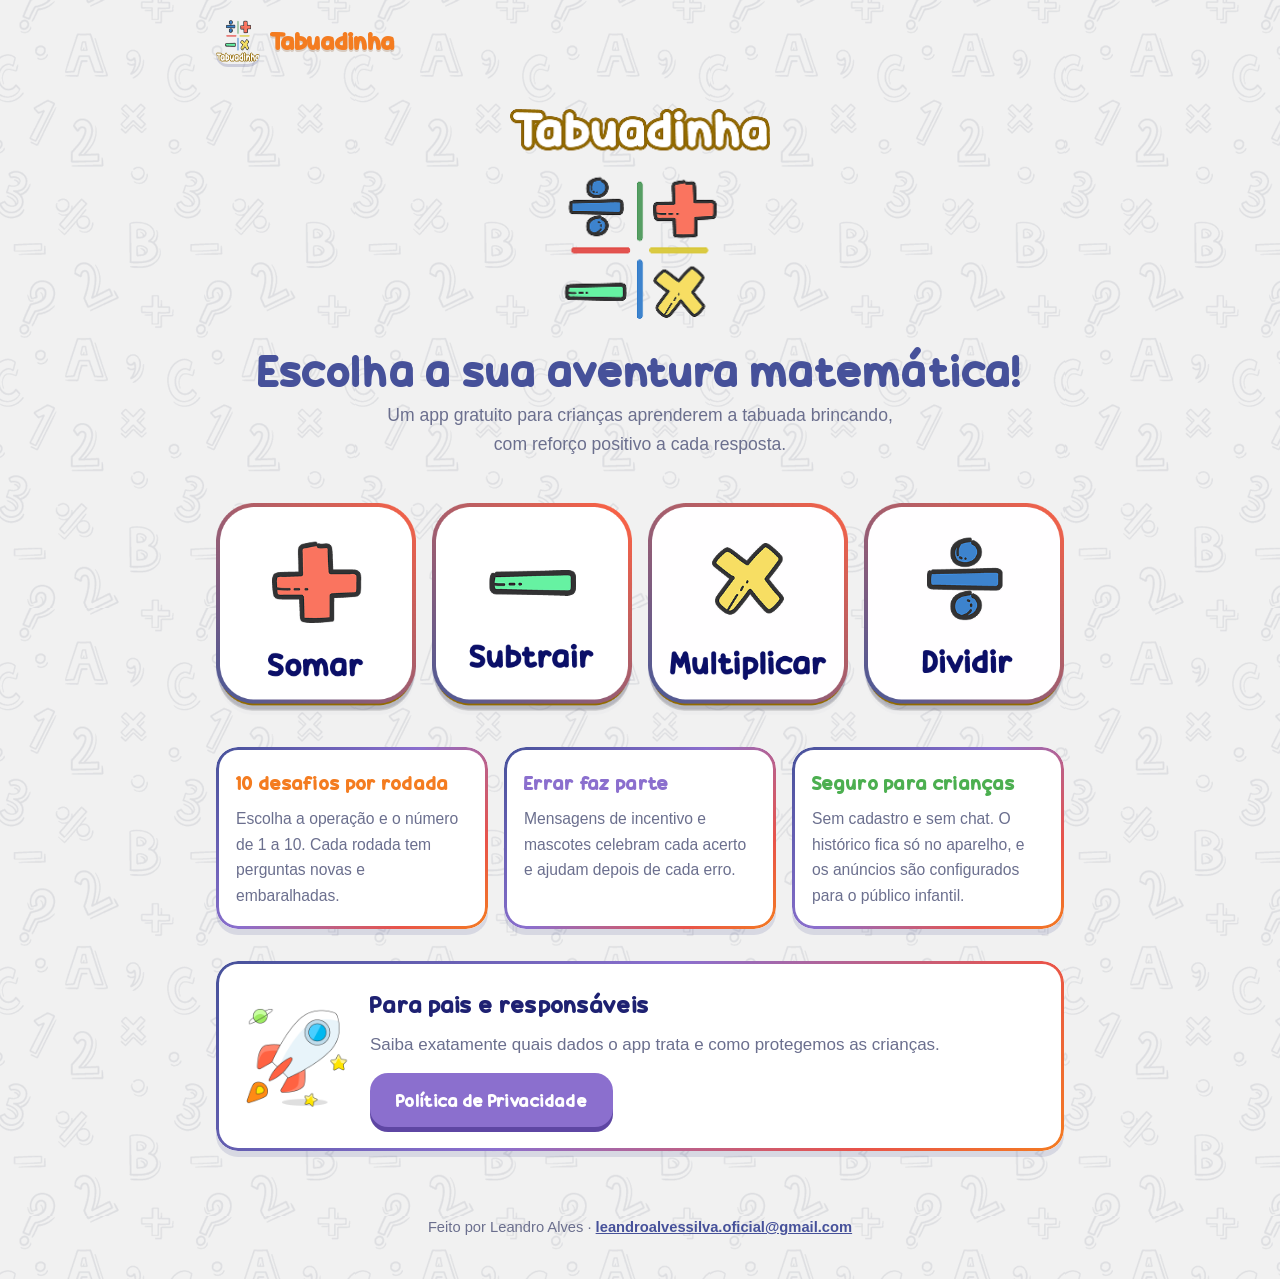
<file: index.html>
<!doctype html>
<html lang="pt-BR">
<head>
  <meta charset="utf-8">
  <meta name="viewport" content="width=device-width, initial-scale=1">
  <title>Tabuadinha — aprenda tabuada brincando</title>
  <meta name="description" content="Tabuadinha: app gratuito para crianças aprenderem soma, subtração, multiplicação e divisão brincando.">
  <meta name="theme-color" content="#F47C20">
  <link rel="icon" href="assets/icon.png">
  <link rel="apple-touch-icon" href="assets/icon.png">
  <link rel="preload" href="assets/candy-beans.otf" as="font" type="font/otf" crossorigin>
  <link rel="stylesheet" href="assets/style.css">
</head>
<body>
  <div class="wrap">
    <header class="topbar">
      <a class="brand" href="./"><img src="assets/icon.png" alt=""><span>Tabuadinha</span></a>
    </header>

    <main>
      <section class="hero">
        <img class="logo" src="assets/logo.png" alt="Tabuadinha">
        <h1>Escolha a sua aventura matemática!</h1>
        <p>Um app gratuito para crianças aprenderem a tabuada brincando, com reforço positivo a cada resposta.</p>
      </section>

      <section class="ops" aria-label="Operações">
        <img src="assets/op-sum.png" alt="Somar">
        <img src="assets/op-sub.png" alt="Subtrair">
        <img src="assets/op-mul.png" alt="Multiplicar">
        <img src="assets/op-div.png" alt="Dividir">
      </section>

      <section class="features">
        <div class="card">
          <h3>10 desafios por rodada</h3>
          <p>Escolha a operação e o número de 1 a 10. Cada rodada tem perguntas novas e embaralhadas.</p>
        </div>
        <div class="card">
          <h3>Errar faz parte</h3>
          <p>Mensagens de incentivo e mascotes celebram cada acerto e ajudam depois de cada erro.</p>
        </div>
        <div class="card">
          <h3>Seguro para crianças</h3>
          <p>Sem cadastro e sem chat. O histórico fica só no aparelho, e os anúncios são configurados para o público infantil.</p>
        </div>
      </section>

      <section class="card cta">
        <img src="assets/mascot-rocket.png" alt="">
        <div>
          <h2>Para pais e responsáveis</h2>
          <p>Saiba exatamente quais dados o app trata e como protegemos as crianças.</p>
          <a class="btn purple" href="tabuadinha/privacidade.html">Política de Privacidade</a>
        </div>
      </section>
    </main>

    <footer>
      Feito por Leandro Alves · <a href="mailto:leandroalvessilva.oficial@gmail.com">leandroalvessilva.oficial@gmail.com</a>
    </footer>
  </div>
</body>
</html>
</file>
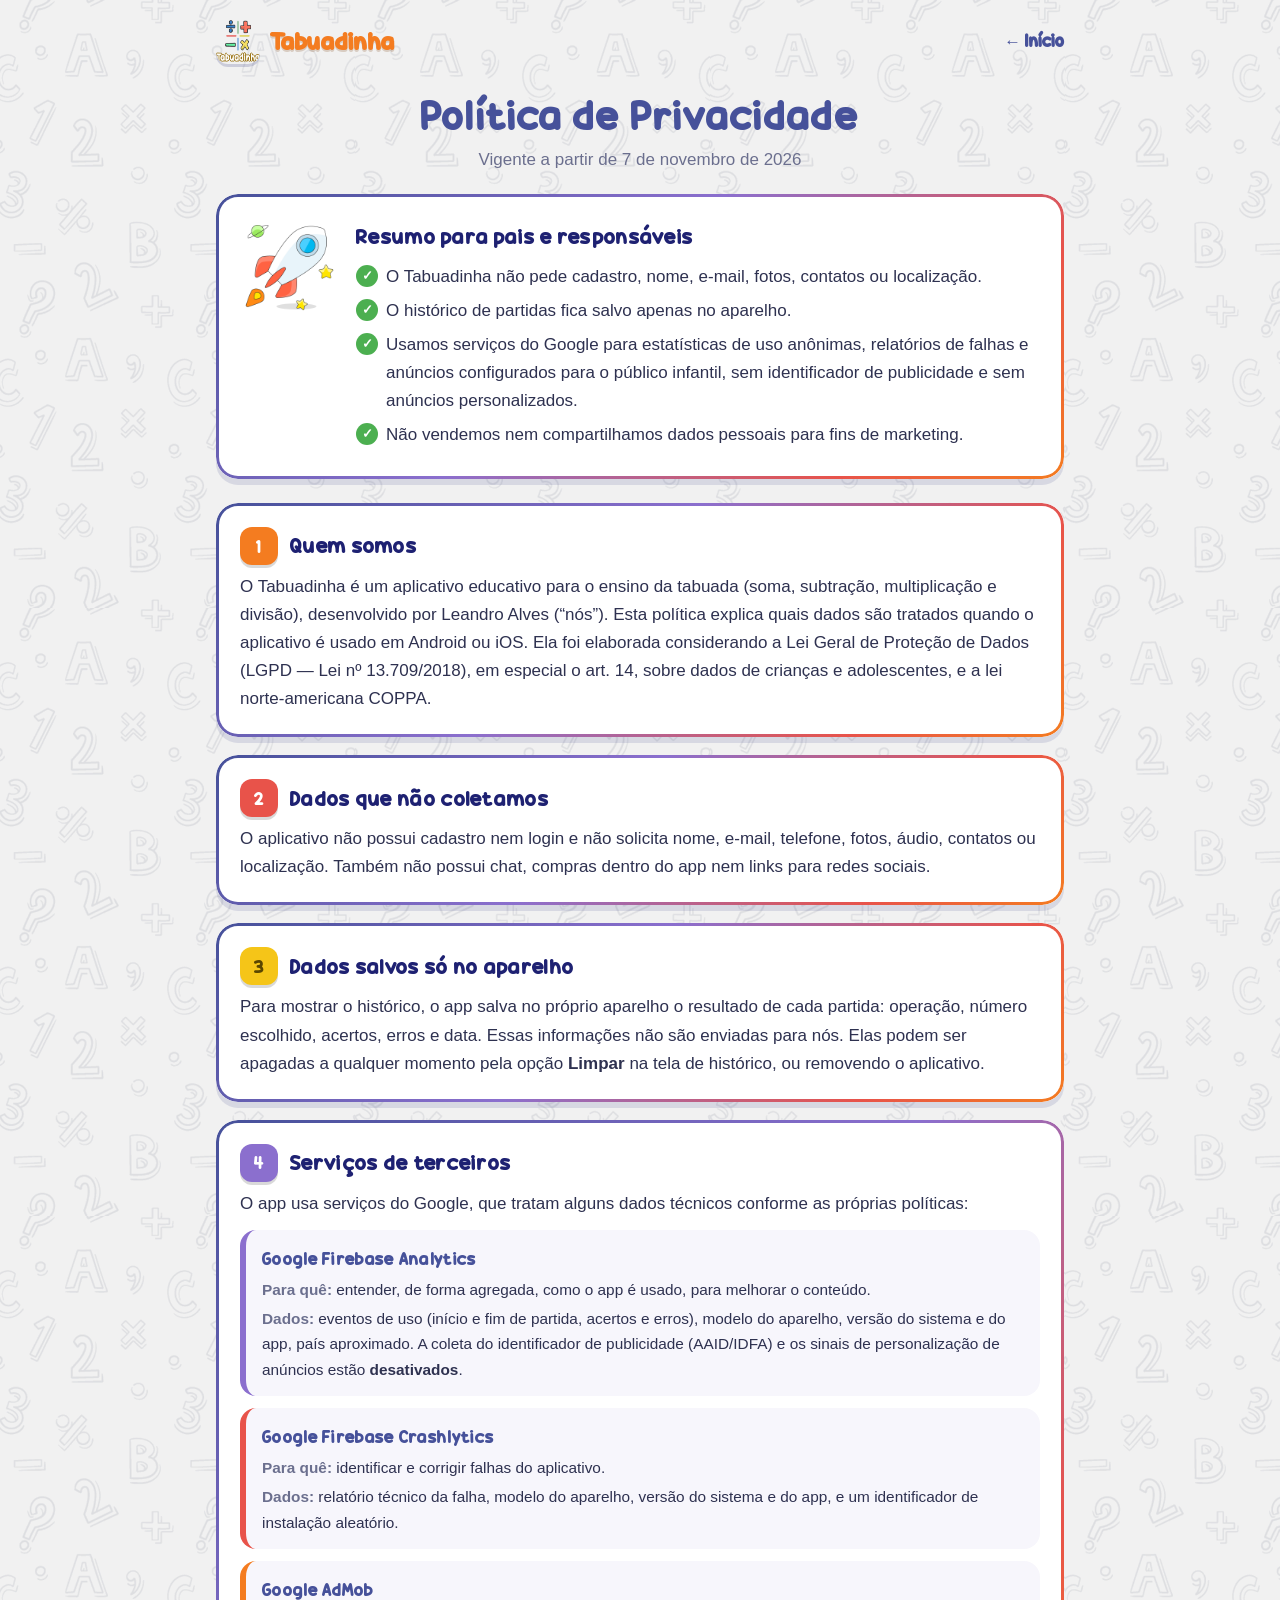
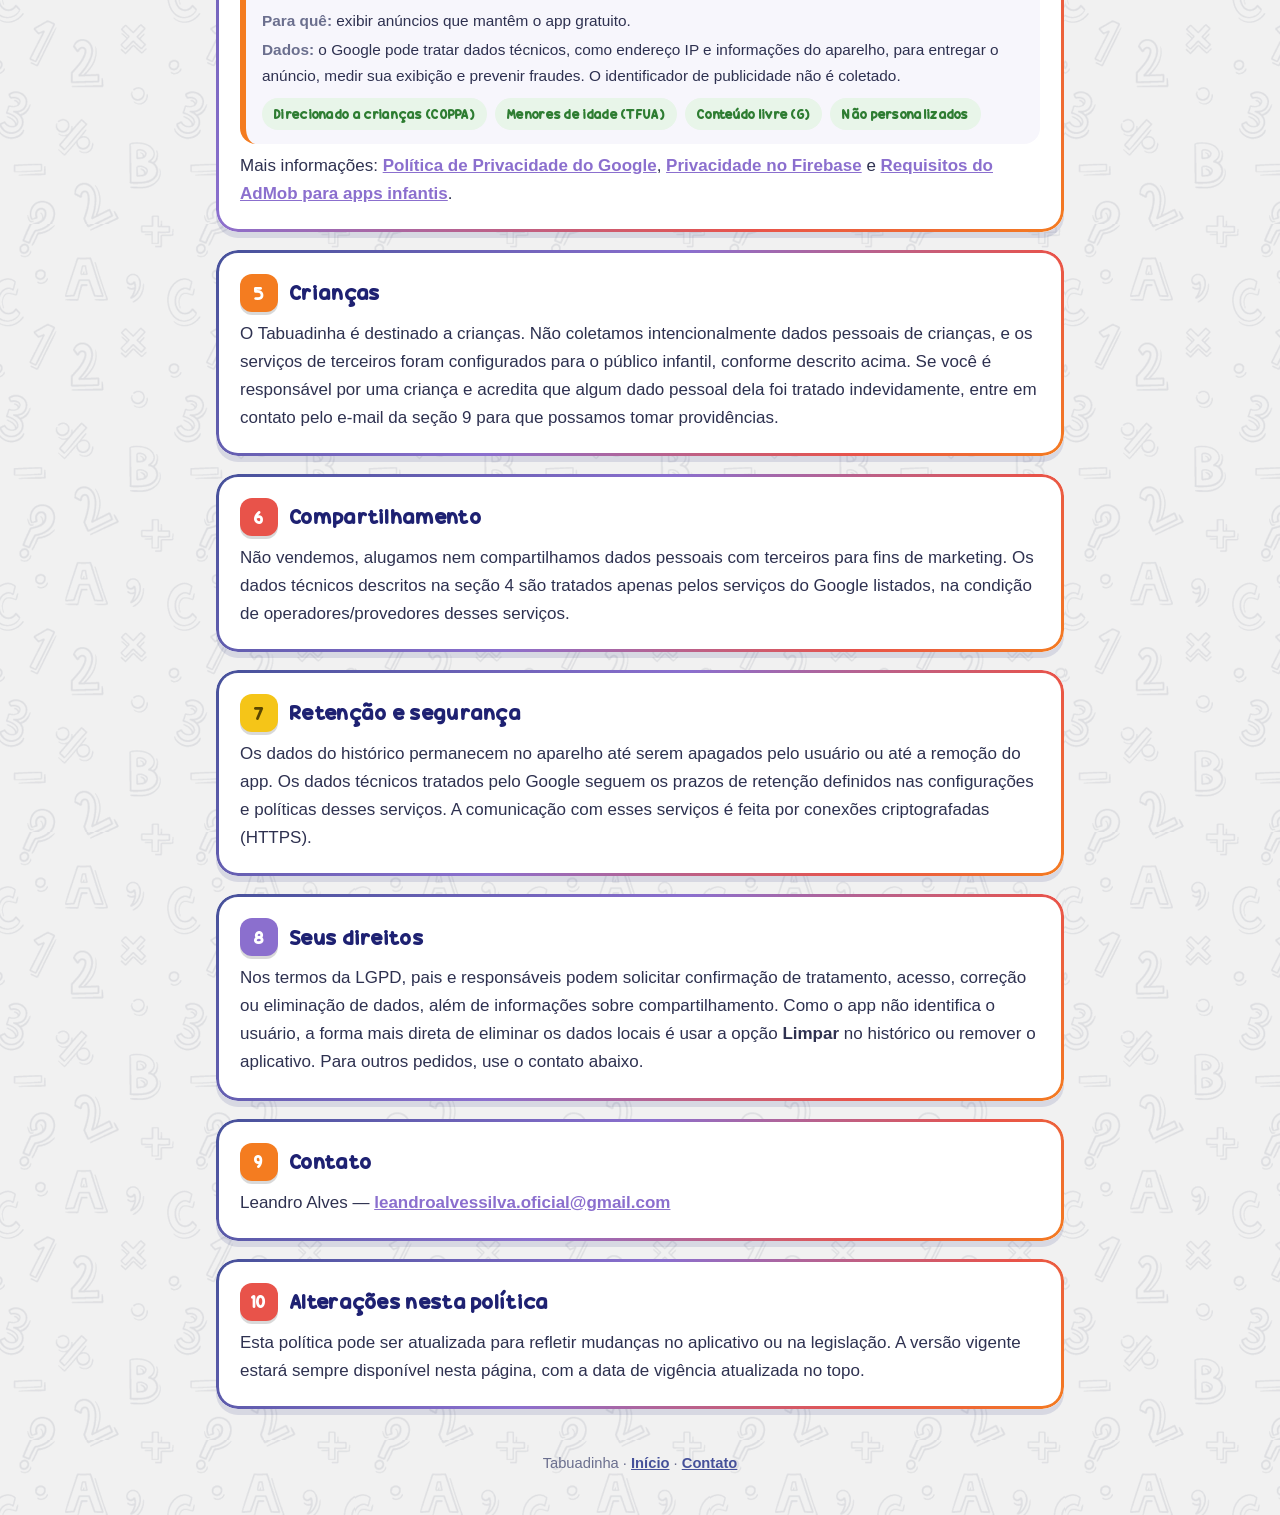
<file: tabuadinha/index.html>
<!doctype html>
<meta charset="utf-8">
<meta http-equiv="refresh" content="0; url=privacidade.html">
<link rel="canonical" href="privacidade.html">
<a href="privacidade.html">Política de Privacidade — Tabuadinha</a>
</file>
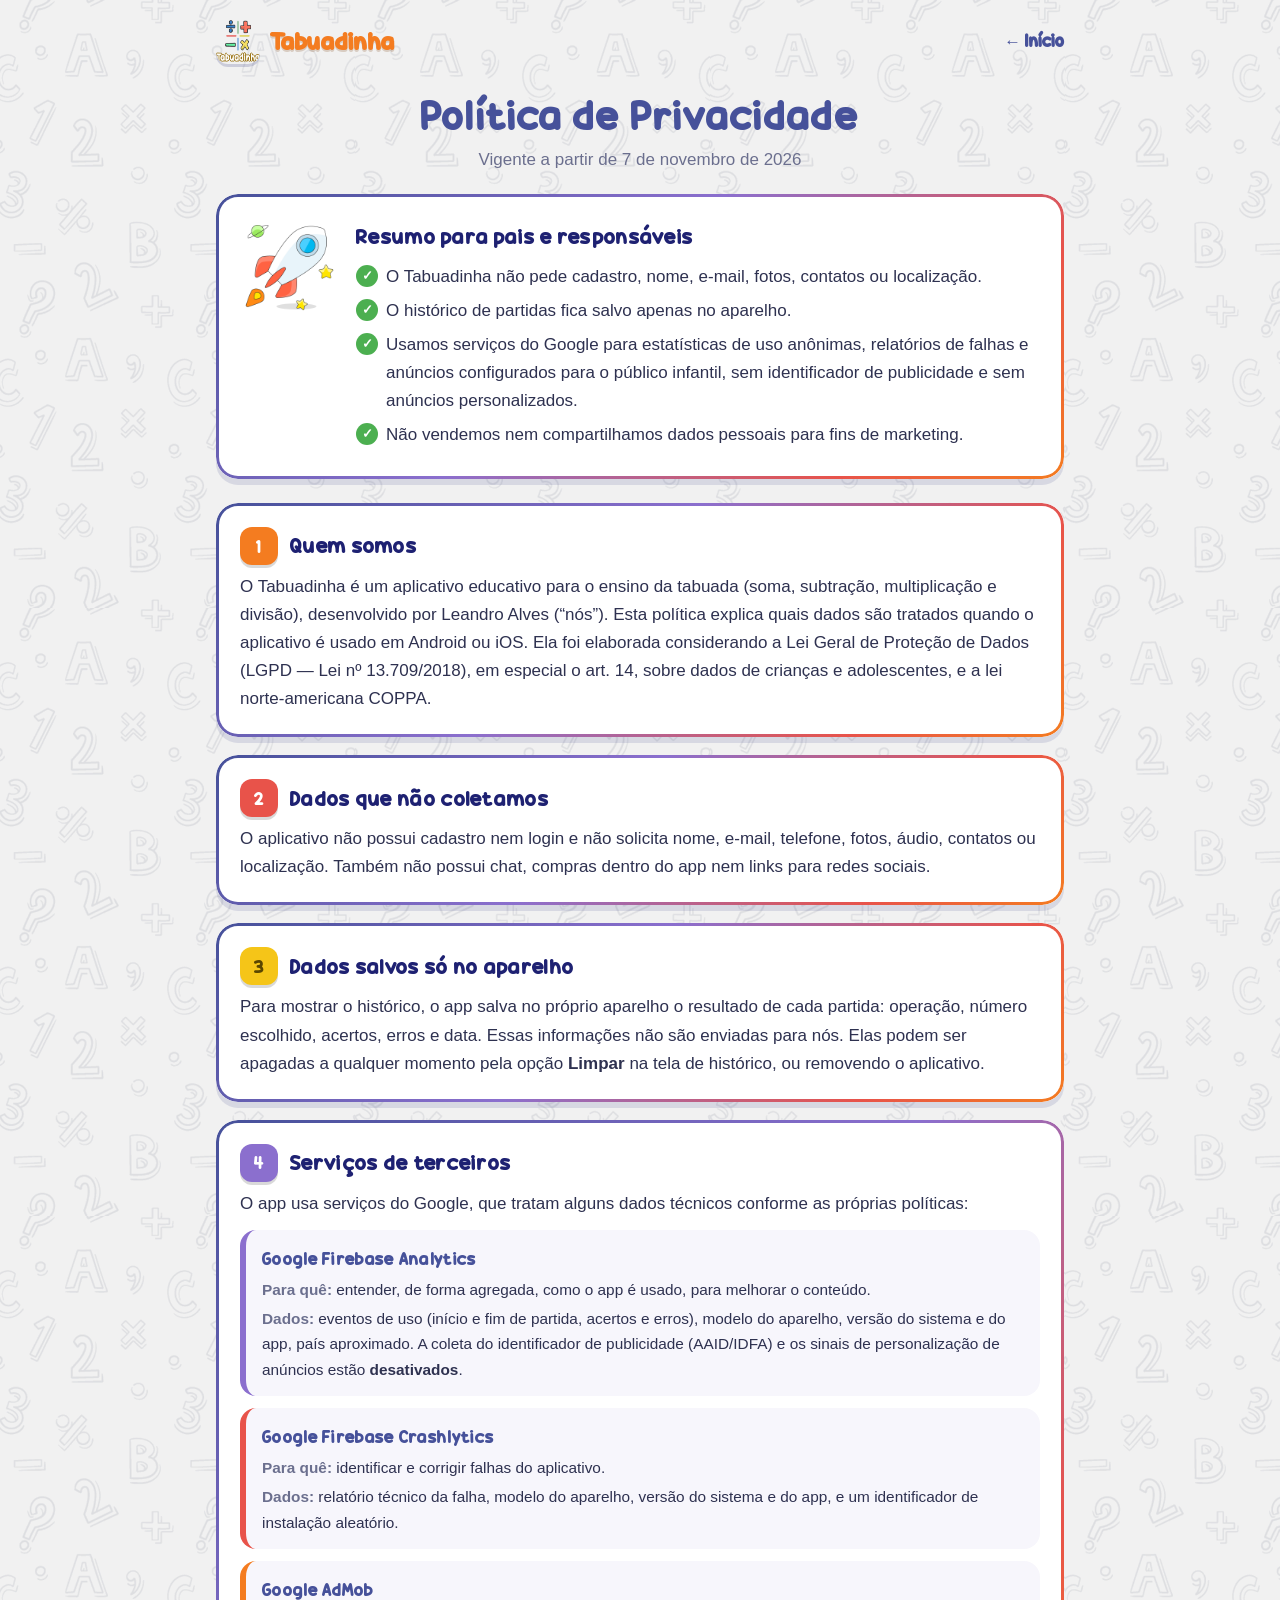
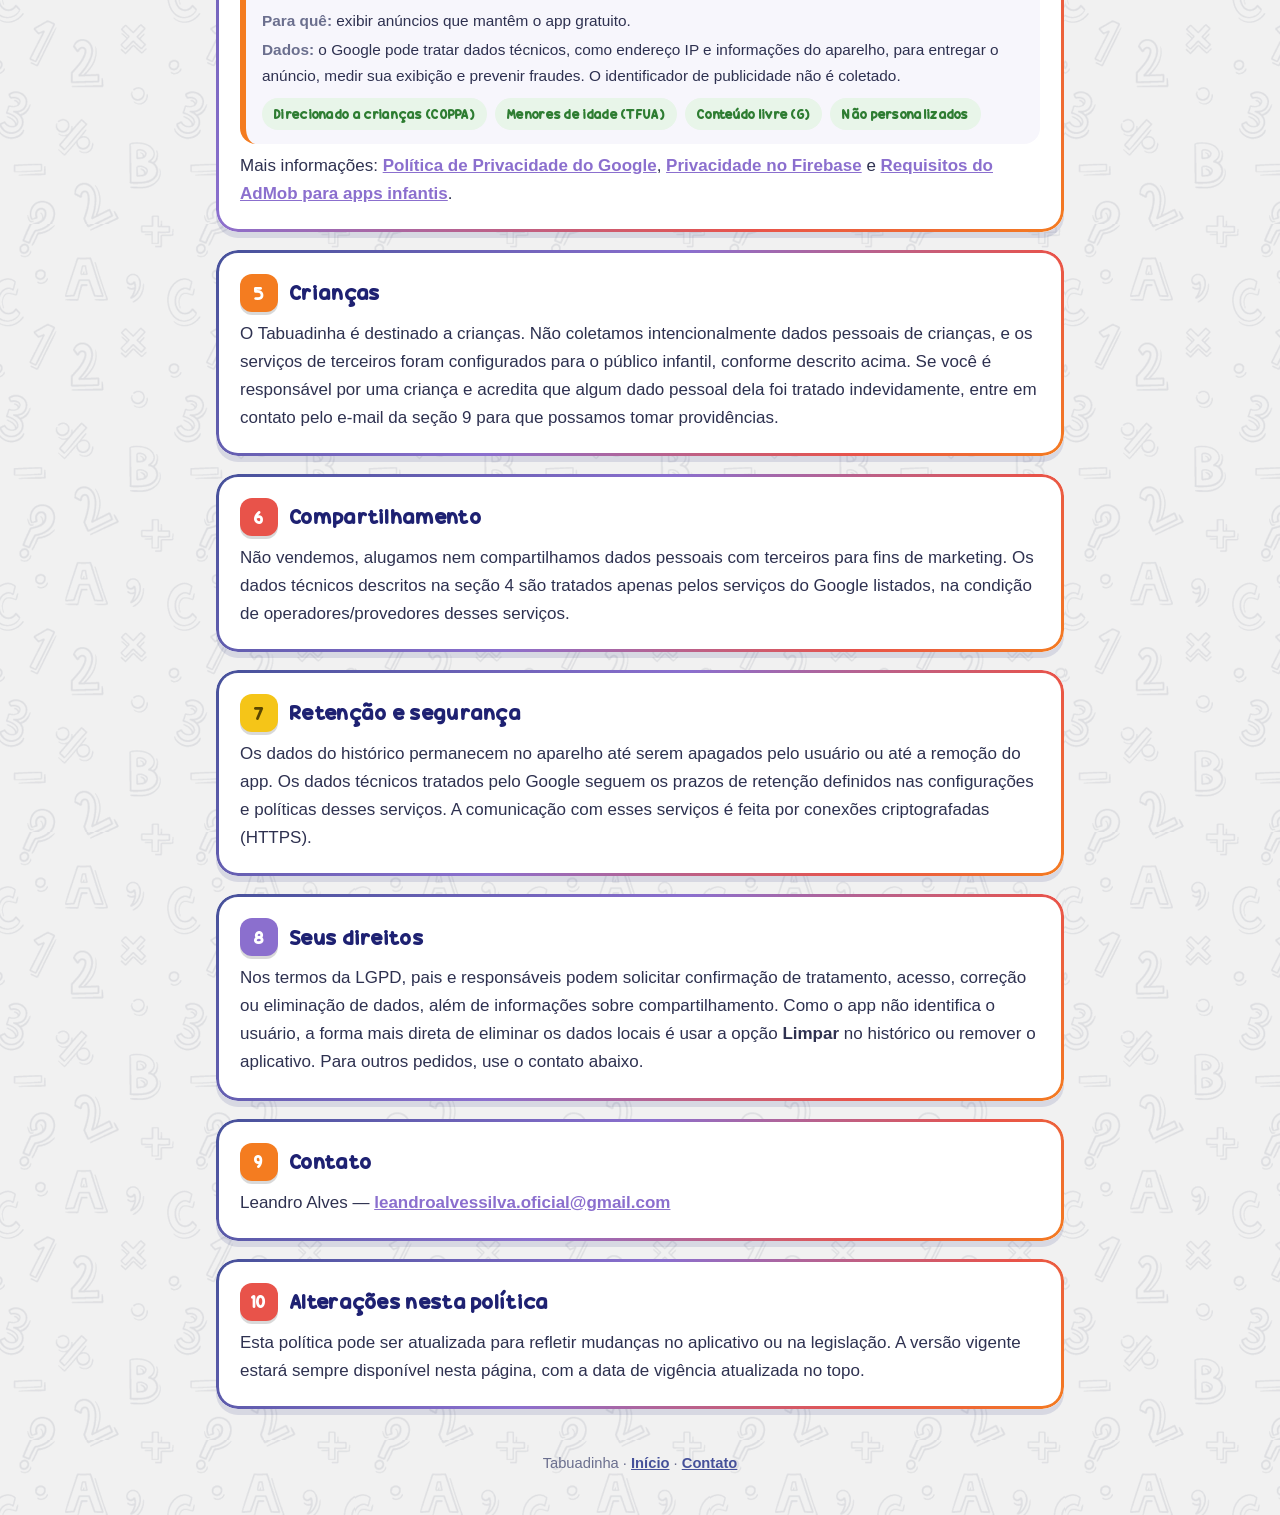
<file: tabuadinha/privacidade.html>
<!doctype html>
<html lang="pt-BR">
<head>
  <meta charset="utf-8">
  <meta name="viewport" content="width=device-width, initial-scale=1">
  <title>Tabuadinha — Política de Privacidade</title>
  <meta name="description" content="Política de Privacidade do aplicativo Tabuadinha.">
  <meta name="theme-color" content="#8B6FCE">
  <link rel="icon" href="../assets/icon.png">
  <link rel="apple-touch-icon" href="../assets/icon.png">
  <link rel="preload" href="../assets/candy-beans.otf" as="font" type="font/otf" crossorigin>
  <link rel="stylesheet" href="../assets/style.css">
</head>
<body>
  <div class="wrap">
    <header class="topbar">
      <a class="brand" href="../"><img src="../assets/icon.png" alt=""><span>Tabuadinha</span></a>
      <a class="back" href="../">← Início</a>
    </header>

    <main>
      <div class="page-title">
        <h1>Política de Privacidade</h1>
        <p>Vigente a partir de 7 de novembro de 2026</p>
      </div>

      <section class="card summary">
        <img src="../assets/mascot-rocket.png" alt="">
        <div>
          <h2>Resumo para pais e responsáveis</h2>
          <ul>
            <li>O Tabuadinha não pede cadastro, nome, e-mail, fotos, contatos ou localização.</li>
            <li>O histórico de partidas fica salvo apenas no aparelho.</li>
            <li>Usamos serviços do Google para estatísticas de uso anônimas, relatórios de falhas e anúncios configurados para o público infantil, sem identificador de publicidade e sem anúncios personalizados.</li>
            <li>Não vendemos nem compartilhamos dados pessoais para fins de marketing.</li>
          </ul>
        </div>
      </section>

      <section class="card section">
        <h2><span class="num">1</span>Quem somos</h2>
        <p>O Tabuadinha é um aplicativo educativo para o ensino da tabuada (soma, subtração, multiplicação e divisão), desenvolvido por Leandro Alves (“nós”). Esta política explica quais dados são tratados quando o aplicativo é usado em Android ou iOS. Ela foi elaborada considerando a Lei Geral de Proteção de Dados (LGPD — Lei nº 13.709/2018), em especial o art. 14, sobre dados de crianças e adolescentes, e a lei norte-americana COPPA.</p>
      </section>

      <section class="card section">
        <h2><span class="num">2</span>Dados que não coletamos</h2>
        <p>O aplicativo não possui cadastro nem login e não solicita nome, e-mail, telefone, fotos, áudio, contatos ou localização. Também não possui chat, compras dentro do app nem links para redes sociais.</p>
      </section>

      <section class="card section">
        <h2><span class="num">3</span>Dados salvos só no aparelho</h2>
        <p>Para mostrar o histórico, o app salva no próprio aparelho o resultado de cada partida: operação, número escolhido, acertos, erros e data. Essas informações não são enviadas para nós. Elas podem ser apagadas a qualquer momento pela opção <strong>Limpar</strong> na tela de histórico, ou removendo o aplicativo.</p>
      </section>

      <section class="card section">
        <h2><span class="num">4</span>Serviços de terceiros</h2>
        <p>O app usa serviços do Google, que tratam alguns dados técnicos conforme as próprias políticas:</p>
        <div class="services">
          <div class="service">
            <h3>Google Firebase Analytics</h3>
            <p><span class="label">Para quê:</span> entender, de forma agregada, como o app é usado, para melhorar o conteúdo.</p>
            <p><span class="label">Dados:</span> eventos de uso (início e fim de partida, acertos e erros), modelo do aparelho, versão do sistema e do app, país aproximado. A coleta do identificador de publicidade (AAID/IDFA) e os sinais de personalização de anúncios estão <strong>desativados</strong>.</p>
          </div>
          <div class="service">
            <h3>Google Firebase Crashlytics</h3>
            <p><span class="label">Para quê:</span> identificar e corrigir falhas do aplicativo.</p>
            <p><span class="label">Dados:</span> relatório técnico da falha, modelo do aparelho, versão do sistema e do app, e um identificador de instalação aleatório.</p>
          </div>
          <div class="service">
            <h3>Google AdMob</h3>
            <p><span class="label">Para quê:</span> exibir anúncios que mantêm o app gratuito.</p>
            <p><span class="label">Dados:</span> o Google pode tratar dados técnicos, como endereço IP e informações do aparelho, para entregar o anúncio, medir sua exibição e prevenir fraudes. O identificador de publicidade não é coletado.</p>
            <div class="badges">
              <span class="badge">Direcionado a crianças (COPPA)</span>
              <span class="badge">Menores de idade (TFUA)</span>
              <span class="badge">Conteúdo livre (G)</span>
              <span class="badge">Não personalizados</span>
            </div>
          </div>
        </div>
        <p>Mais informações: <a href="https://policies.google.com/privacy?hl=pt-BR">Política de Privacidade do Google</a>, <a href="https://firebase.google.com/support/privacy">Privacidade no Firebase</a> e <a href="https://support.google.com/admob/answer/6223431?hl=pt-BR">Requisitos do AdMob para apps infantis</a>.</p>
      </section>

      <section class="card section">
        <h2><span class="num">5</span>Crianças</h2>
        <p>O Tabuadinha é destinado a crianças. Não coletamos intencionalmente dados pessoais de crianças, e os serviços de terceiros foram configurados para o público infantil, conforme descrito acima. Se você é responsável por uma criança e acredita que algum dado pessoal dela foi tratado indevidamente, entre em contato pelo e-mail da seção 9 para que possamos tomar providências.</p>
      </section>

      <section class="card section">
        <h2><span class="num">6</span>Compartilhamento</h2>
        <p>Não vendemos, alugamos nem compartilhamos dados pessoais com terceiros para fins de marketing. Os dados técnicos descritos na seção 4 são tratados apenas pelos serviços do Google listados, na condição de operadores/provedores desses serviços.</p>
      </section>

      <section class="card section">
        <h2><span class="num">7</span>Retenção e segurança</h2>
        <p>Os dados do histórico permanecem no aparelho até serem apagados pelo usuário ou até a remoção do app. Os dados técnicos tratados pelo Google seguem os prazos de retenção definidos nas configurações e políticas desses serviços. A comunicação com esses serviços é feita por conexões criptografadas (HTTPS).</p>
      </section>

      <section class="card section">
        <h2><span class="num">8</span>Seus direitos</h2>
        <p>Nos termos da LGPD, pais e responsáveis podem solicitar confirmação de tratamento, acesso, correção ou eliminação de dados, além de informações sobre compartilhamento. Como o app não identifica o usuário, a forma mais direta de eliminar os dados locais é usar a opção <strong>Limpar</strong> no histórico ou remover o aplicativo. Para outros pedidos, use o contato abaixo.</p>
      </section>

      <section class="card section">
        <h2><span class="num">9</span>Contato</h2>
        <p>Leandro Alves — <a href="mailto:leandroalvessilva.oficial@gmail.com">leandroalvessilva.oficial@gmail.com</a></p>
      </section>

      <section class="card section">
        <h2><span class="num">10</span>Alterações nesta política</h2>
        <p>Esta política pode ser atualizada para refletir mudanças no aplicativo ou na legislação. A versão vigente estará sempre disponível nesta página, com a data de vigência atualizada no topo.</p>
      </section>
    </main>

    <footer>
      Tabuadinha · <a href="../">Início</a> · <a href="mailto:leandroalvessilva.oficial@gmail.com">Contato</a>
    </footer>
  </div>
</body>
</html>
</file>
<file: assets/style.css>
@font-face {
  font-family: 'Candy Beans';
  src: url('candy-beans.otf') format('opentype');
  font-display: swap;
}

:root {
  --sum: #F47C20;
  --sub: #E8534A;
  --mul: #F5C518;
  --div: #8B6FCE;
  --correct: #4CAF50;
  --navy: #1E2172;
  --indigo: #46519A;
  --text: #2E3150;
  --muted: #6B6F8E;
  --bg: #F2F2F2;
  --card: #FFFFFF;
  --radius: 22px;
  --gradient: linear-gradient(135deg, #46519A 0%, #8B6FCE 45%, #E8534A 80%, #F47C20 100%);
}

* { box-sizing: border-box; }

html { background: var(--bg); }

body {
  margin: 0;
  color: var(--text);
  background: var(--bg) url('pattern.png') repeat;
  background-size: 355px 608px;
  font: 17px/1.65 -apple-system, BlinkMacSystemFont, 'Segoe UI', Roboto, sans-serif;
  -webkit-font-smoothing: antialiased;
}

.display, h1, h2, h3, .btn, .op-label, .badge {
  font-family: 'Candy Beans', 'Comic Sans MS', 'Chalkboard SE', cursive;
  font-weight: normal;
  letter-spacing: .3px;
}

a { color: var(--div); font-weight: 600; }

.wrap { max-width: 880px; margin: 0 auto; padding: 0 16px; }

/* Top bar */
.topbar {
  display: flex; align-items: center; justify-content: space-between;
  gap: 12px; padding: 20px 0;
}
.brand { display: flex; align-items: center; gap: 10px; text-decoration: none; }
.brand img { width: 44px; height: 44px; border-radius: 12px; box-shadow: 0 3px 0 rgba(30, 33, 114, .18); }
.brand span { font-family: 'Candy Beans', cursive; font-size: 1.5rem; color: var(--sum); text-shadow: 0 2px 0 #7A3A0C33; }
.back { font-family: 'Candy Beans', cursive; color: var(--indigo); text-decoration: none; font-size: 1.05rem; }

/* Gradient-bordered card, like the app's operation cards */
.card {
  position: relative;
  background: var(--card);
  border-radius: var(--radius);
  padding: 24px;
  box-shadow: 0 6px 0 rgba(30, 33, 114, .12);
}
.card::before {
  content: '';
  position: absolute; inset: 0;
  border-radius: inherit;
  padding: 3px;
  background: var(--gradient);
  -webkit-mask: linear-gradient(#000 0 0) content-box, linear-gradient(#000 0 0);
  -webkit-mask-composite: xor;
          mask-composite: exclude;
  pointer-events: none;
}

/* Home */
.hero { text-align: center; padding: 24px 0 8px; }
.hero .logo { width: min(260px, 70vw); height: auto; }
.hero h1 { color: var(--indigo); font-size: clamp(2rem, 6vw, 2.8rem); margin: 18px 0 4px; line-height: 1.15; }
.hero p { color: var(--muted); font-size: 1.1rem; margin: 0 auto; max-width: 520px; }

.ops {
  display: grid; grid-template-columns: repeat(4, 1fr); gap: 16px;
  margin: 36px 0;
}
.ops img { width: 100%; height: auto; display: block; filter: drop-shadow(0 4px 0 rgba(30, 33, 114, .12)); transition: transform .2s ease; }
.ops img:hover { transform: translateY(-4px) rotate(-2deg); }
@media (max-width: 560px) { .ops { grid-template-columns: repeat(2, 1fr); max-width: 340px; margin-inline: auto; } }

.features { display: grid; grid-template-columns: repeat(3, 1fr); gap: 16px; margin-bottom: 32px; }
.features .card { padding: 20px; }
.features h3 { margin: 0 0 6px; font-size: 1.25rem; }
.features p { margin: 0; color: var(--muted); font-size: .98rem; }
.features .card:nth-child(1) h3 { color: var(--sum); }
.features .card:nth-child(2) h3 { color: var(--div); }
.features .card:nth-child(3) h3 { color: var(--correct); }
@media (max-width: 720px) { .features { grid-template-columns: 1fr; } }

.cta { display: flex; align-items: center; gap: 20px; margin-bottom: 40px; }
.cta img { width: 110px; height: 110px; flex: none; }
.cta h2 { color: var(--navy); margin: 0 0 6px; font-size: 1.5rem; }
.cta p { margin: 0 0 14px; color: var(--muted); }
@media (max-width: 560px) { .cta { flex-direction: column; text-align: center; } }

.btn {
  display: inline-block;
  background: var(--correct);
  color: #fff;
  text-decoration: none;
  font-size: 1.15rem;
  padding: 12px 26px;
  border-radius: 18px;
  box-shadow: 0 5px 0 #2E7D32;
  transition: transform .1s ease, box-shadow .1s ease;
}
.btn:active { transform: translateY(3px); box-shadow: 0 2px 0 #2E7D32; }
.btn.purple { background: var(--div); box-shadow: 0 5px 0 #5E46A3; }

/* Privacy page */
.page-title { text-align: center; padding: 8px 0 20px; }
.page-title h1 { color: var(--indigo); font-size: clamp(1.9rem, 6vw, 2.6rem); margin: 0; line-height: 1.15; }
.page-title p { color: var(--muted); margin: 6px 0 0; }

.summary { display: flex; gap: 20px; align-items: flex-start; margin-bottom: 24px; }
.summary img { width: 96px; height: 96px; flex: none; }
.summary h2 { color: var(--navy); font-size: 1.4rem; margin: 0 0 8px; }
.summary ul { margin: 0; padding: 0; list-style: none; }
.summary li { position: relative; padding-left: 30px; margin: 6px 0; }
.summary li::before {
  content: '✓'; position: absolute; left: 0; top: 2px;
  width: 22px; height: 22px; border-radius: 50%;
  background: var(--correct); color: #fff;
  font-size: 13px; font-weight: 700; line-height: 22px; text-align: center;
}
@media (max-width: 560px) { .summary { flex-direction: column; align-items: center; } }

.section { margin-bottom: 18px; }
.section h2 { display: flex; align-items: center; gap: 12px; margin: 0 0 8px; font-size: 1.35rem; color: var(--navy); }
.section p { margin: 8px 0 0; }
.num {
  display: inline-grid; place-items: center; flex: none;
  width: 38px; height: 38px; border-radius: 12px;
  color: #fff; font-family: 'Candy Beans', cursive; font-size: 1.15rem;
  box-shadow: 0 3px 0 rgba(0, 0, 0, .15);
}
.section:nth-of-type(4n+2) .num { background: var(--sum); }
.section:nth-of-type(4n+3) .num { background: var(--sub); }
.section:nth-of-type(4n+4) .num { background: var(--mul); color: #5A4600; }
.section:nth-of-type(4n+1) .num { background: var(--div); }

.services { display: grid; gap: 12px; margin-top: 12px; }
.service { background: #F7F6FC; border-radius: 16px; padding: 14px 16px; border-left: 6px solid var(--div); }
.service:nth-child(2) { border-left-color: var(--sub); }
.service:nth-child(3) { border-left-color: var(--sum); }
.service h3 { margin: 0 0 4px; font-size: 1.1rem; color: var(--indigo); }
.service p { margin: 4px 0 0; font-size: .96rem; }
.service .label { color: var(--muted); font-weight: 600; }

.badges { display: flex; flex-wrap: wrap; gap: 8px; margin-top: 10px; }
.badge { background: #E8F5E9; color: #2E7D32; border-radius: 999px; padding: 4px 12px; font-size: .9rem; }

footer { text-align: center; color: var(--muted); padding: 24px 0 40px; font-size: .92rem; }
footer a { color: var(--indigo); }

footer, .section p, .summary li { overflow-wrap: anywhere; }
</file>
